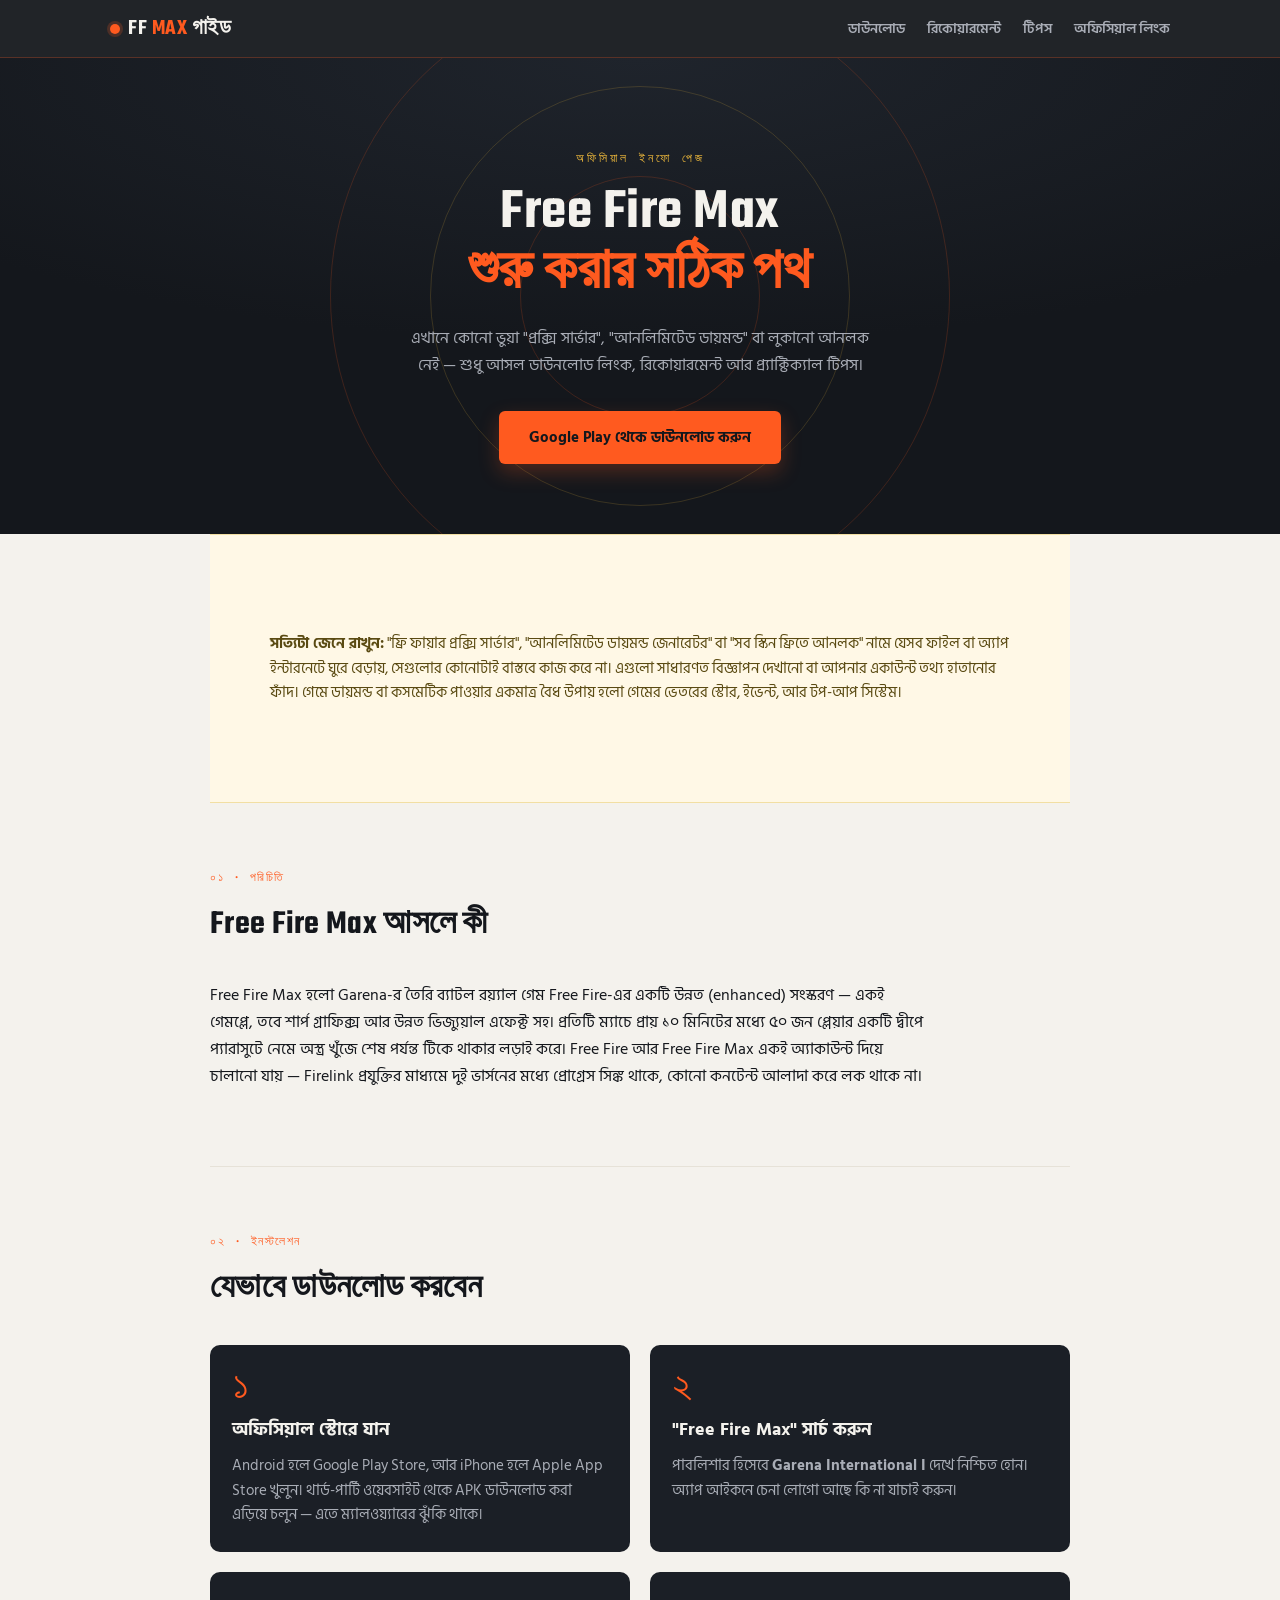
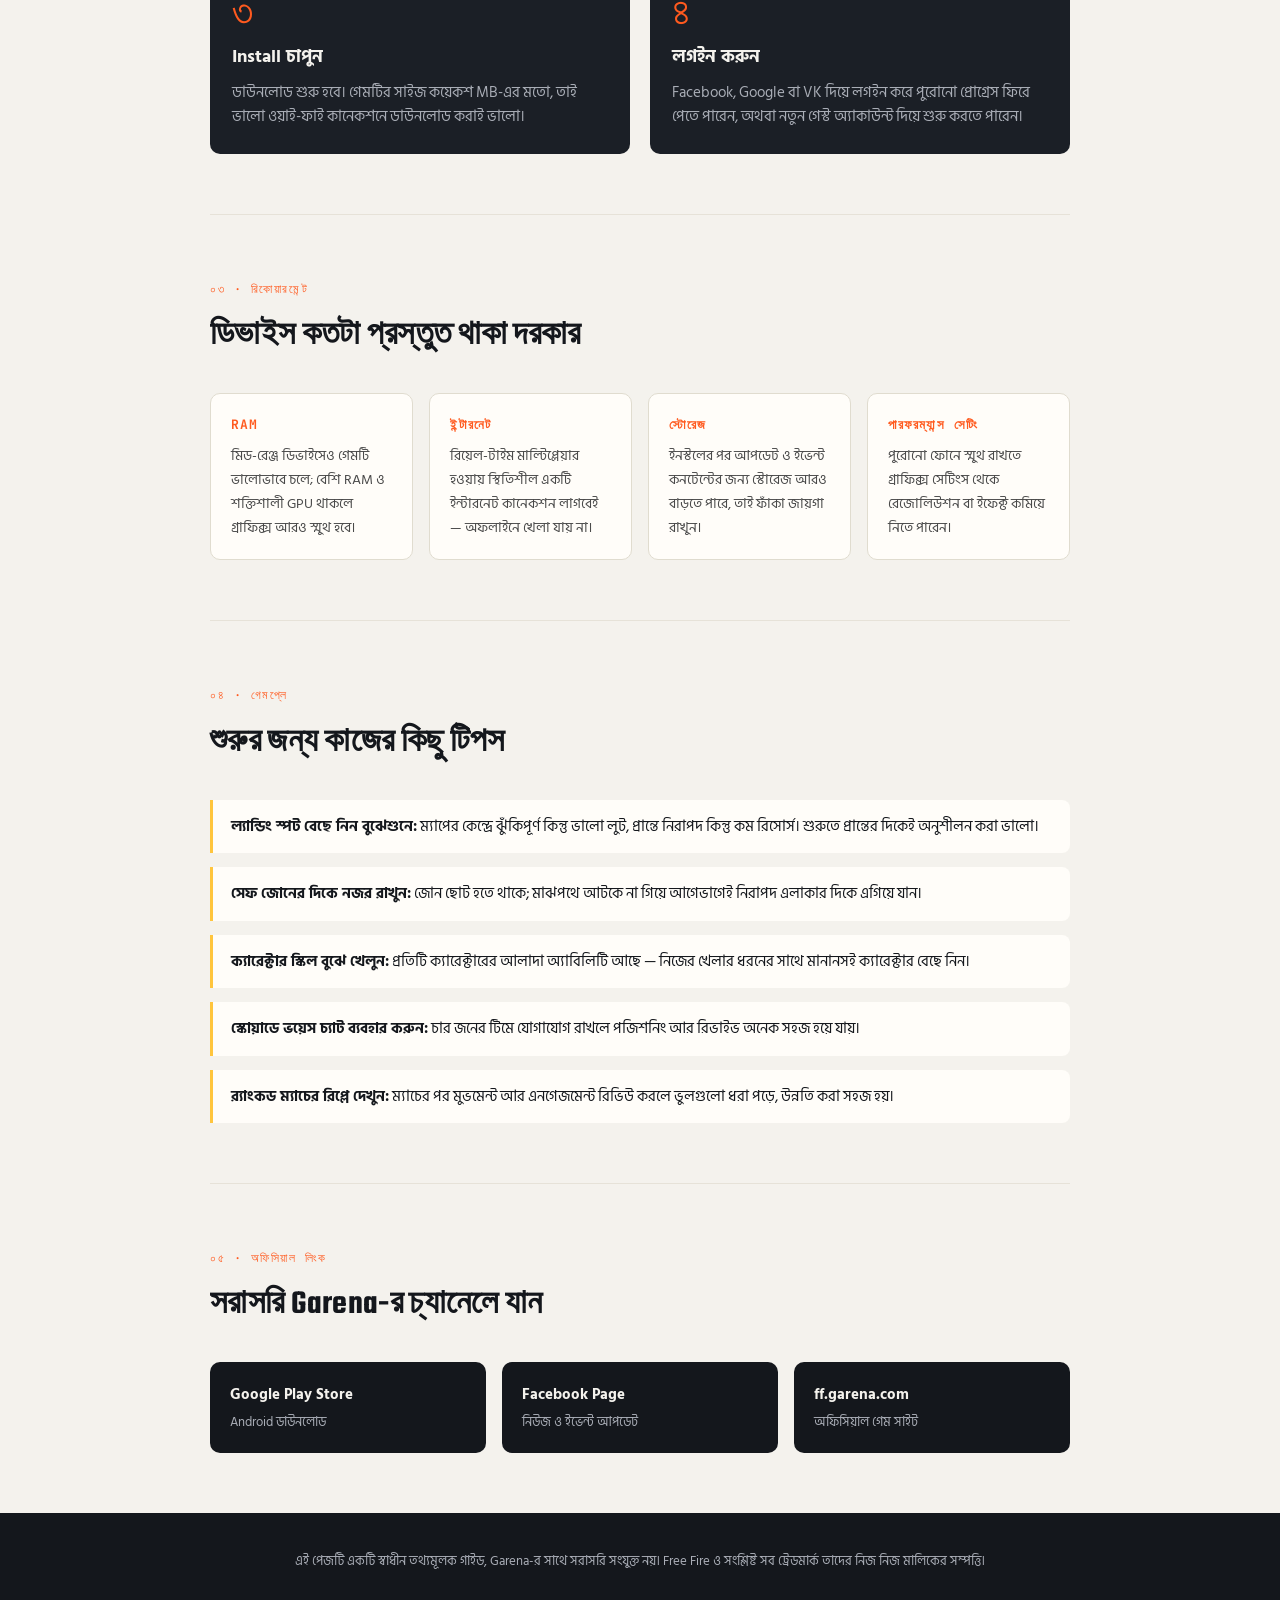
<file: index.html>
<!DOCTYPE html>
<html lang="bn">
<head>
<meta charset="UTF-8">
<meta name="viewport" content="width=device-width, initial-scale=1.0">
<title>ফ্রি ফায়ার ম্যাক্স — ডাউনলোড গাইড ও গেম তথ্য</title>
<meta name="description" content="Free Fire Max অফিসিয়ালি কীভাবে ডাউনলোড করবেন, সিস্টেম রিকোয়ারমেন্ট, এবং শুরুর জন্য দরকারি টিপস — সব সত্য তথ্য এক জায়গায়।">
<link rel="icon" type="image/svg+xml" href="data:image/svg+xml,%3Csvg xmlns='http://www.w3.org/2000/svg' viewBox='0 0 32 32'%3E%3Ccircle cx='16' cy='16' r='14' fill='%23FF5A1F'/%3E%3C/svg%3E">
<link rel="preconnect" href="https://fonts.googleapis.com">
<link rel="preconnect" href="https://fonts.gstatic.com" crossorigin>
<link href="https://fonts.googleapis.com/css2?family=Hind+Siliguri:wght@400;500;600;700&family=Teko:wght@500;600;700&family=JetBrains+Mono:wght@500&display=swap" rel="stylesheet">
<link rel="stylesheet" href="proxy.css">
</head>
<body>

<nav class="navbar">
  <div class="nav-inner">
    <a href="#top" class="brand">
      <span class="brand-mark" aria-hidden="true"></span>
      <span class="brand-text">FF <em>MAX</em> গাইড</span>
    </a>
    <div class="nav-links">
      <a href="#download">ডাউনলোড</a>
      <a href="#requirements">রিকোয়ারমেন্ট</a>
      <a href="#tips">টিপস</a>
      <a href="#official">অফিসিয়াল লিংক</a>
    </div>
  </div>
</nav>

<header class="hero" id="top">
  <div class="hero-zone" aria-hidden="true">
    <div class="ring ring-1"></div>
    <div class="ring ring-2"></div>
    <div class="ring ring-3"></div>
  </div>
  <div class="hero-inner">
    <p class="eyebrow">অফিসিয়াল ইনফো পেজ</p>
    <h1>Free Fire Max<br><span>শুরু করার সঠিক পথ</span></h1>
    <p class="hero-sub">এখানে কোনো ভুয়া "প্রক্সি সার্ভার", "আনলিমিটেড ডায়মন্ড" বা লুকানো আনলক নেই — শুধু আসল ডাউনলোড লিংক, রিকোয়ারমেন্ট আর প্র্যাক্টিক্যাল টিপস।</p>
    <a class="cta" href="https://play.google.com/store/apps/details?id=com.dts.freefiremax" target="_blank" rel="noopener">
      Google Play থেকে ডাউনলোড করুন
    </a>
  </div>
</header>

<main>

  <section class="notice">
    <div class="notice-inner">
      <p><strong>সত্যিটা জেনে রাখুন:</strong> "ফ্রি ফায়ার প্রক্সি সার্ভার", "আনলিমিটেড ডায়মন্ড জেনারেটর" বা "সব স্কিন ফ্রিতে আনলক" নামে যেসব ফাইল বা অ্যাপ ইন্টারনেটে ঘুরে বেড়ায়, সেগুলোর কোনোটাই বাস্তবে কাজ করে না। এগুলো সাধারণত বিজ্ঞাপন দেখানো বা আপনার একাউন্ট তথ্য হাতানোর ফাঁদ। গেমে ডায়মন্ড বা কসমেটিক পাওয়ার একমাত্র বৈধ উপায় হলো গেমের ভেতরের স্টোর, ইভেন্ট, আর টপ-আপ সিস্টেম।</p>
    </div>
  </section>

  <section id="about" class="about">
    <div class="section-head">
      <span class="tag">০১ · পরিচিতি</span>
      <h2>Free Fire Max আসলে কী</h2>
    </div>
    <p>Free Fire Max হলো Garena-র তৈরি ব্যাটল রয়্যাল গেম Free Fire-এর একটি উন্নত (enhanced) সংস্করণ — একই গেমপ্লে, তবে শার্প গ্রাফিক্স আর উন্নত ভিজ্যুয়াল এফেক্ট সহ। প্রতিটি ম্যাচে প্রায় ১০ মিনিটের মধ্যে ৫০ জন প্লেয়ার একটি দ্বীপে প্যারাসুটে নেমে অস্ত্র খুঁজে শেষ পর্যন্ত টিকে থাকার লড়াই করে। Free Fire আর Free Fire Max একই অ্যাকাউন্ট দিয়ে চালানো যায় — Firelink প্রযুক্তির মাধ্যমে দুই ভার্সনের মধ্যে প্রোগ্রেস সিঙ্ক থাকে, কোনো কনটেন্ট আলাদা করে লক থাকে না।</p>
  </section>

  <section id="download" class="download">
    <div class="section-head">
      <span class="tag">০২ · ইনস্টলেশন</span>
      <h2>যেভাবে ডাউনলোড করবেন</h2>
    </div>
    <div class="steps">
      <div class="step">
        <span class="step-no">১</span>
        <h3>অফিসিয়াল স্টোরে যান</h3>
        <p>Android হলে Google Play Store, আর iPhone হলে Apple App Store খুলুন। থার্ড-পার্টি ওয়েবসাইট থেকে APK ডাউনলোড করা এড়িয়ে চলুন — এতে ম্যালওয়্যারের ঝুঁকি থাকে।</p>
      </div>
      <div class="step">
        <span class="step-no">২</span>
        <h3>"Free Fire Max" সার্চ করুন</h3>
        <p>পাবলিশার হিসেবে <strong>Garena International I</strong> দেখে নিশ্চিত হোন। অ্যাপ আইকনে চেনা লোগো আছে কি না যাচাই করুন।</p>
      </div>
      <div class="step">
        <span class="step-no">৩</span>
        <h3>Install চাপুন</h3>
        <p>ডাউনলোড শুরু হবে। গেমটির সাইজ কয়েকশ MB-এর মতো, তাই ভালো ওয়াই-ফাই কানেকশনে ডাউনলোড করাই ভালো।</p>
      </div>
      <div class="step">
        <span class="step-no">৪</span>
        <h3>লগইন করুন</h3>
        <p>Facebook, Google বা VK দিয়ে লগইন করে পুরোনো প্রোগ্রেস ফিরে পেতে পারেন, অথবা নতুন গেস্ট অ্যাকাউন্ট দিয়ে শুরু করতে পারেন।</p>
      </div>
    </div>
  </section>

  <section id="requirements" class="requirements">
    <div class="section-head">
      <span class="tag">০৩ · রিকোয়ারমেন্ট</span>
      <h2>ডিভাইস কতটা প্রস্তুত থাকা দরকার</h2>
    </div>
    <div class="req-grid">
      <div class="req-card">
        <h3>RAM</h3>
        <p>মিড-রেঞ্জ ডিভাইসেও গেমটি ভালোভাবে চলে; বেশি RAM ও শক্তিশালী GPU থাকলে গ্রাফিক্স আরও স্মুথ হবে।</p>
      </div>
      <div class="req-card">
        <h3>ইন্টারনেট</h3>
        <p>রিয়েল-টাইম মাল্টিপ্লেয়ার হওয়ায় স্থিতিশীল একটি ইন্টারনেট কানেকশন লাগবেই — অফলাইনে খেলা যায় না।</p>
      </div>
      <div class="req-card">
        <h3>স্টোরেজ</h3>
        <p>ইনস্টলের পর আপডেট ও ইভেন্ট কনটেন্টের জন্য স্টোরেজ আরও বাড়তে পারে, তাই ফাঁকা জায়গা রাখুন।</p>
      </div>
      <div class="req-card">
        <h3>পারফরম্যান্স সেটিং</h3>
        <p>পুরোনো ফোনে স্মুথ রাখতে গ্রাফিক্স সেটিংস থেকে রেজোলিউশন বা ইফেক্ট কমিয়ে নিতে পারেন।</p>
      </div>
    </div>
  </section>

  <section id="tips" class="tips">
    <div class="section-head">
      <span class="tag">০৪ · গেমপ্লে</span>
      <h2>শুরুর জন্য কাজের কিছু টিপস</h2>
    </div>
    <ul class="tip-list">
      <li><strong>ল্যান্ডিং স্পট বেছে নিন বুঝেশুনে:</strong> ম্যাপের কেন্দ্রে ঝুঁকিপূর্ণ কিন্তু ভালো লুট, প্রান্তে নিরাপদ কিন্তু কম রিসোর্স। শুরুতে প্রান্তের দিকেই অনুশীলন করা ভালো।</li>
      <li><strong>সেফ জোনের দিকে নজর রাখুন:</strong> জোন ছোট হতে থাকে; মাঝপথে আটকে না গিয়ে আগেভাগেই নিরাপদ এলাকার দিকে এগিয়ে যান।</li>
      <li><strong>ক্যারেক্টার স্কিল বুঝে খেলুন:</strong> প্রতিটি ক্যারেক্টারের আলাদা অ্যাবিলিটি আছে — নিজের খেলার ধরনের সাথে মানানসই ক্যারেক্টার বেছে নিন।</li>
      <li><strong>স্কোয়াডে ভয়েস চ্যাট ব্যবহার করুন:</strong> চার জনের টিমে যোগাযোগ রাখলে পজিশনিং আর রিভাইভ অনেক সহজ হয়ে যায়।</li>
      <li><strong>র‍্যাংকড ম্যাচের রিপ্লে দেখুন:</strong> ম্যাচের পর মুভমেন্ট আর এনগেজমেন্ট রিভিউ করলে ভুলগুলো ধরা পড়ে, উন্নতি করা সহজ হয়।</li>
    </ul>
  </section>

  <section id="official" class="official">
    <div class="section-head">
      <span class="tag">০৫ · অফিসিয়াল লিংক</span>
      <h2>সরাসরি Garena-র চ্যানেলে যান</h2>
    </div>
    <div class="official-links">
      <a href="https://play.google.com/store/apps/details?id=com.dts.freefiremax" target="_blank" rel="noopener" class="official-link">
        <span>Google Play Store</span><small>Android ডাউনলোড</small>
      </a>
      <a href="https://www.facebook.com/GarenaFreeFireOfficial" target="_blank" rel="noopener" class="official-link">
        <span>Facebook Page</span><small>নিউজ ও ইভেন্ট আপডেট</small>
      </a>
      <a href="https://ff.garena.com/" target="_blank" rel="noopener" class="official-link">
        <span>ff.garena.com</span><small>অফিসিয়াল গেম সাইট</small>
      </a>
    </div>
  </section>

</main>

<footer class="footer">
  <p>এই পেজটি একটি স্বাধীন তথ্যমূলক গাইড, Garena-র সাথে সরাসরি সংযুক্ত নয়। Free Fire ও সংশ্লিষ্ট সব ট্রেডমার্ক তাদের নিজ নিজ মালিকের সম্পত্তি।</p>
</footer>

</body>
</html>
</file>
<file: proxy.css>
:root {
  --ink: #14171c;
  --panel: #1b1f26;
  --panel-line: #2a2f38;
  --flare: #ff5a1f;
  --signal: #ffc53d;
  --fog: #a9adb6;
  --paper: #f4f2ed;

  --display: 'Teko', sans-serif;
  --body: 'Hind Siliguri', sans-serif;
  --mono: 'JetBrains Mono', monospace;
}

* { box-sizing: border-box; }

html { scroll-behavior: smooth; }

body {
  margin: 0;
  background: var(--paper);
  color: var(--ink);
  font-family: var(--body);
  line-height: 1.7;
}

a { color: inherit; }

/* ---------- Navbar (slim) ---------- */
.navbar {
  position: sticky;
  top: 0;
  z-index: 100;
  background: rgba(20, 23, 28, 0.94);
  backdrop-filter: blur(6px);
  border-bottom: 1px solid rgba(255, 90, 31, 0.25);
}

.nav-inner {
  max-width: 1100px;
  margin: 0 auto;
  padding: 10px 20px;
  display: flex;
  align-items: center;
  justify-content: space-between;
  gap: 16px;
}

.brand {
  display: flex;
  align-items: center;
  gap: 8px;
  text-decoration: none;
}

.brand-mark {
  width: 10px;
  height: 10px;
  border-radius: 50%;
  background: var(--flare);
  box-shadow: 0 0 0 3px rgba(255, 90, 31, 0.2);
}

.brand-text {
  font-family: var(--display);
  font-size: 22px;
  letter-spacing: 0.5px;
  color: var(--paper);
  font-weight: 600;
}
.brand-text em { color: var(--flare); font-style: normal; }

.nav-links {
  display: flex;
  gap: 22px;
  font-size: 14px;
  font-weight: 600;
}

.nav-links a {
  text-decoration: none;
  color: var(--fog);
  transition: color 0.2s;
}
.nav-links a:hover { color: var(--signal); }

@media (max-width: 620px) {
  .nav-links { gap: 12px; font-size: 12px; }
  .brand-text { font-size: 18px; }
}

/* ---------- Hero ---------- */
.hero {
  position: relative;
  background: radial-gradient(120% 100% at 50% 0%, #1f242c 0%, var(--ink) 60%);
  color: var(--paper);
  padding: 90px 20px 70px;
  overflow: hidden;
  text-align: center;
}

.hero-zone {
  position: absolute;
  inset: 0;
  display: flex;
  align-items: center;
  justify-content: center;
  pointer-events: none;
}

.ring {
  position: absolute;
  border: 1px solid rgba(255, 90, 31, 0.18);
  border-radius: 50%;
  animation: shrink 6s ease-in-out infinite;
}
.ring-1 { width: 620px; height: 620px; animation-delay: 0s; }
.ring-2 { width: 420px; height: 420px; border-color: rgba(255, 197, 61, 0.16); animation-delay: 1s; }
.ring-3 { width: 240px; height: 240px; animation-delay: 2s; }

@keyframes shrink {
  0%, 100% { transform: scale(1); opacity: 0.6; }
  50% { transform: scale(0.94); opacity: 1; }
}

@media (prefers-reduced-motion: reduce) {
  .ring { animation: none; }
}

.hero-inner { position: relative; max-width: 640px; margin: 0 auto; }

.eyebrow {
  font-family: var(--mono);
  font-size: 12px;
  letter-spacing: 3px;
  text-transform: uppercase;
  color: var(--signal);
  margin: 0 0 14px;
}

.hero h1 {
  font-family: var(--display);
  font-weight: 600;
  font-size: 58px;
  line-height: 1.05;
  margin: 0 0 20px;
  letter-spacing: 0.5px;
}
.hero h1 span { color: var(--flare); }

.hero-sub {
  font-size: 16px;
  color: var(--fog);
  max-width: 480px;
  margin: 0 auto 32px;
}

.cta {
  display: inline-block;
  background: var(--flare);
  color: #14171c;
  font-weight: 700;
  text-decoration: none;
  padding: 14px 30px;
  border-radius: 6px;
  font-size: 15px;
  transition: transform 0.15s, box-shadow 0.15s;
  box-shadow: 0 8px 20px rgba(255, 90, 31, 0.25);
}
.cta:hover { transform: translateY(-2px); box-shadow: 0 12px 26px rgba(255, 90, 31, 0.35); }

@media (max-width: 620px) {
  .hero { padding: 60px 18px 50px; }
  .hero h1 { font-size: 40px; }
}

/* ---------- Notice ---------- */
.notice {
  background: #fff8e6;
  border-top: 1px solid #f2dfa3;
  border-bottom: 1px solid #f2dfa3;
}
.notice-inner {
  max-width: 780px;
  margin: 0 auto;
  padding: 22px 20px;
  font-size: 14.5px;
  color: #5a4a12;
}

/* ---------- Sections ---------- */
main { max-width: 900px; margin: 0 auto; padding: 0 20px; }

section { padding: 60px 0; border-bottom: 1px solid #e6e2d8; }
section:last-child { border-bottom: none; }

.section-head { margin-bottom: 28px; }

.tag {
  display: inline-block;
  font-family: var(--mono);
  font-size: 12px;
  letter-spacing: 1.5px;
  color: var(--flare);
  margin-bottom: 8px;
}

.section-head h2 {
  font-family: var(--display);
  font-weight: 600;
  font-size: 34px;
  margin: 0;
  letter-spacing: 0.3px;
}

.about p { font-size: 16px; max-width: 720px; }

/* ---------- Steps ---------- */
.steps {
  display: grid;
  grid-template-columns: repeat(2, 1fr);
  gap: 20px;
}

.step {
  background: var(--panel);
  color: var(--paper);
  border-radius: 10px;
  padding: 24px 22px;
  position: relative;
  overflow: hidden;
}

.step-no {
  display: block;
  font-family: var(--display);
  font-size: 40px;
  color: var(--flare);
  line-height: 1;
  margin-bottom: 6px;
}

.step h3 { font-size: 18px; margin: 6px 0 8px; }
.step p { font-size: 14.5px; color: var(--fog); margin: 0; }

@media (max-width: 700px) {
  .steps { grid-template-columns: 1fr; }
}

/* ---------- Requirements ---------- */
.req-grid {
  display: grid;
  grid-template-columns: repeat(4, 1fr);
  gap: 16px;
}

.req-card {
  border: 1px solid #e0dccf;
  border-radius: 10px;
  padding: 20px;
  background: #fffdf9;
}
.req-card h3 {
  font-family: var(--mono);
  font-size: 13px;
  letter-spacing: 1px;
  text-transform: uppercase;
  color: var(--flare);
  margin: 0 0 8px;
}
.req-card p { font-size: 14px; margin: 0; color: #4a4a4a; }

@media (max-width: 800px) {
  .req-grid { grid-template-columns: repeat(2, 1fr); }
}
@media (max-width: 480px) {
  .req-grid { grid-template-columns: 1fr; }
}

/* ---------- Tips ---------- */
.tip-list { list-style: none; margin: 0; padding: 0; display: grid; gap: 14px; }
.tip-list li {
  border-left: 3px solid var(--signal);
  background: #fffdf9;
  padding: 14px 18px;
  border-radius: 0 8px 8px 0;
  font-size: 15px;
}

/* ---------- Official links ---------- */
.official-links {
  display: grid;
  grid-template-columns: repeat(3, 1fr);
  gap: 16px;
}
.official-link {
  display: flex;
  flex-direction: column;
  gap: 4px;
  text-decoration: none;
  background: var(--ink);
  color: var(--paper);
  padding: 20px;
  border-radius: 10px;
  transition: transform 0.15s;
}
.official-link:hover { transform: translateY(-3px); }
.official-link span { font-weight: 700; font-size: 15px; }
.official-link small { color: var(--fog); font-size: 12.5px; }

@media (max-width: 700px) {
  .official-links { grid-template-columns: 1fr; }
}

/* ---------- Footer ---------- */
.footer {
  background: var(--ink);
  color: var(--fog);
  text-align: center;
  font-size: 12.5px;
  padding: 26px 20px;
}
</file>
